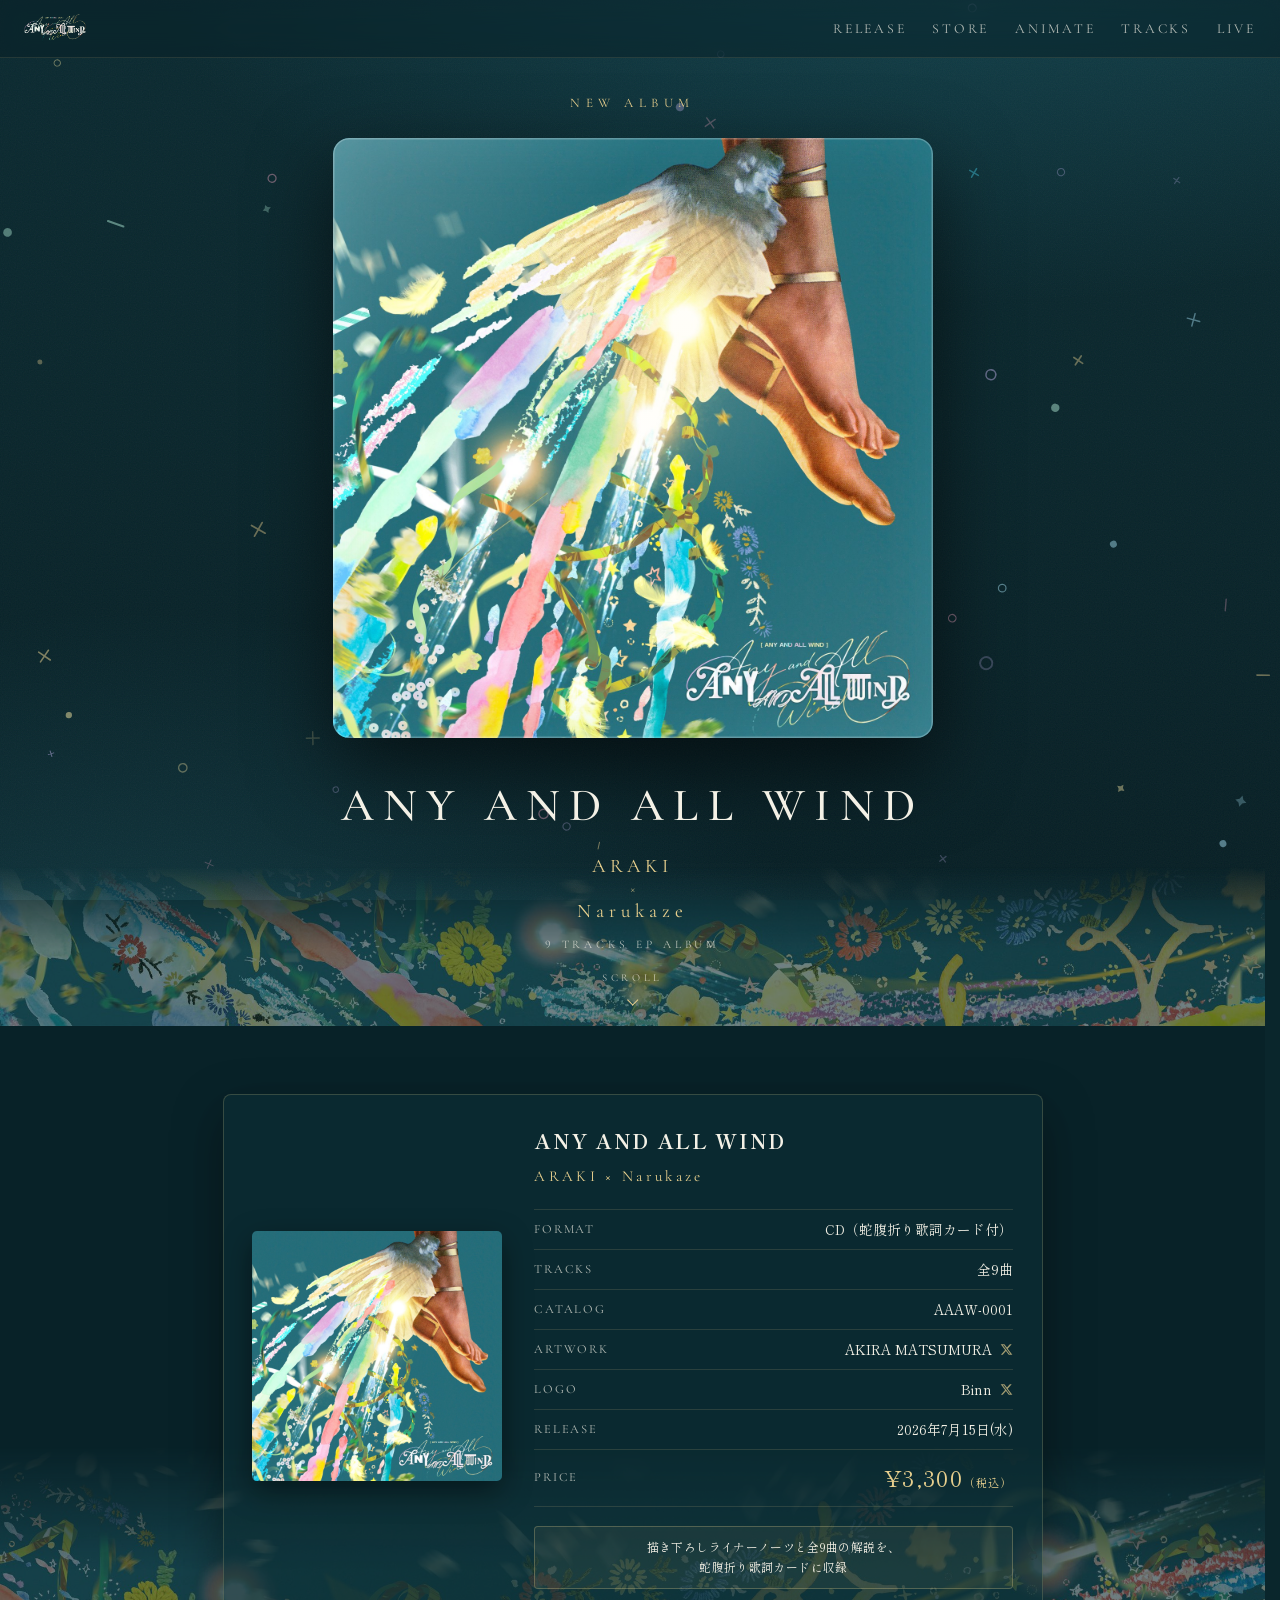
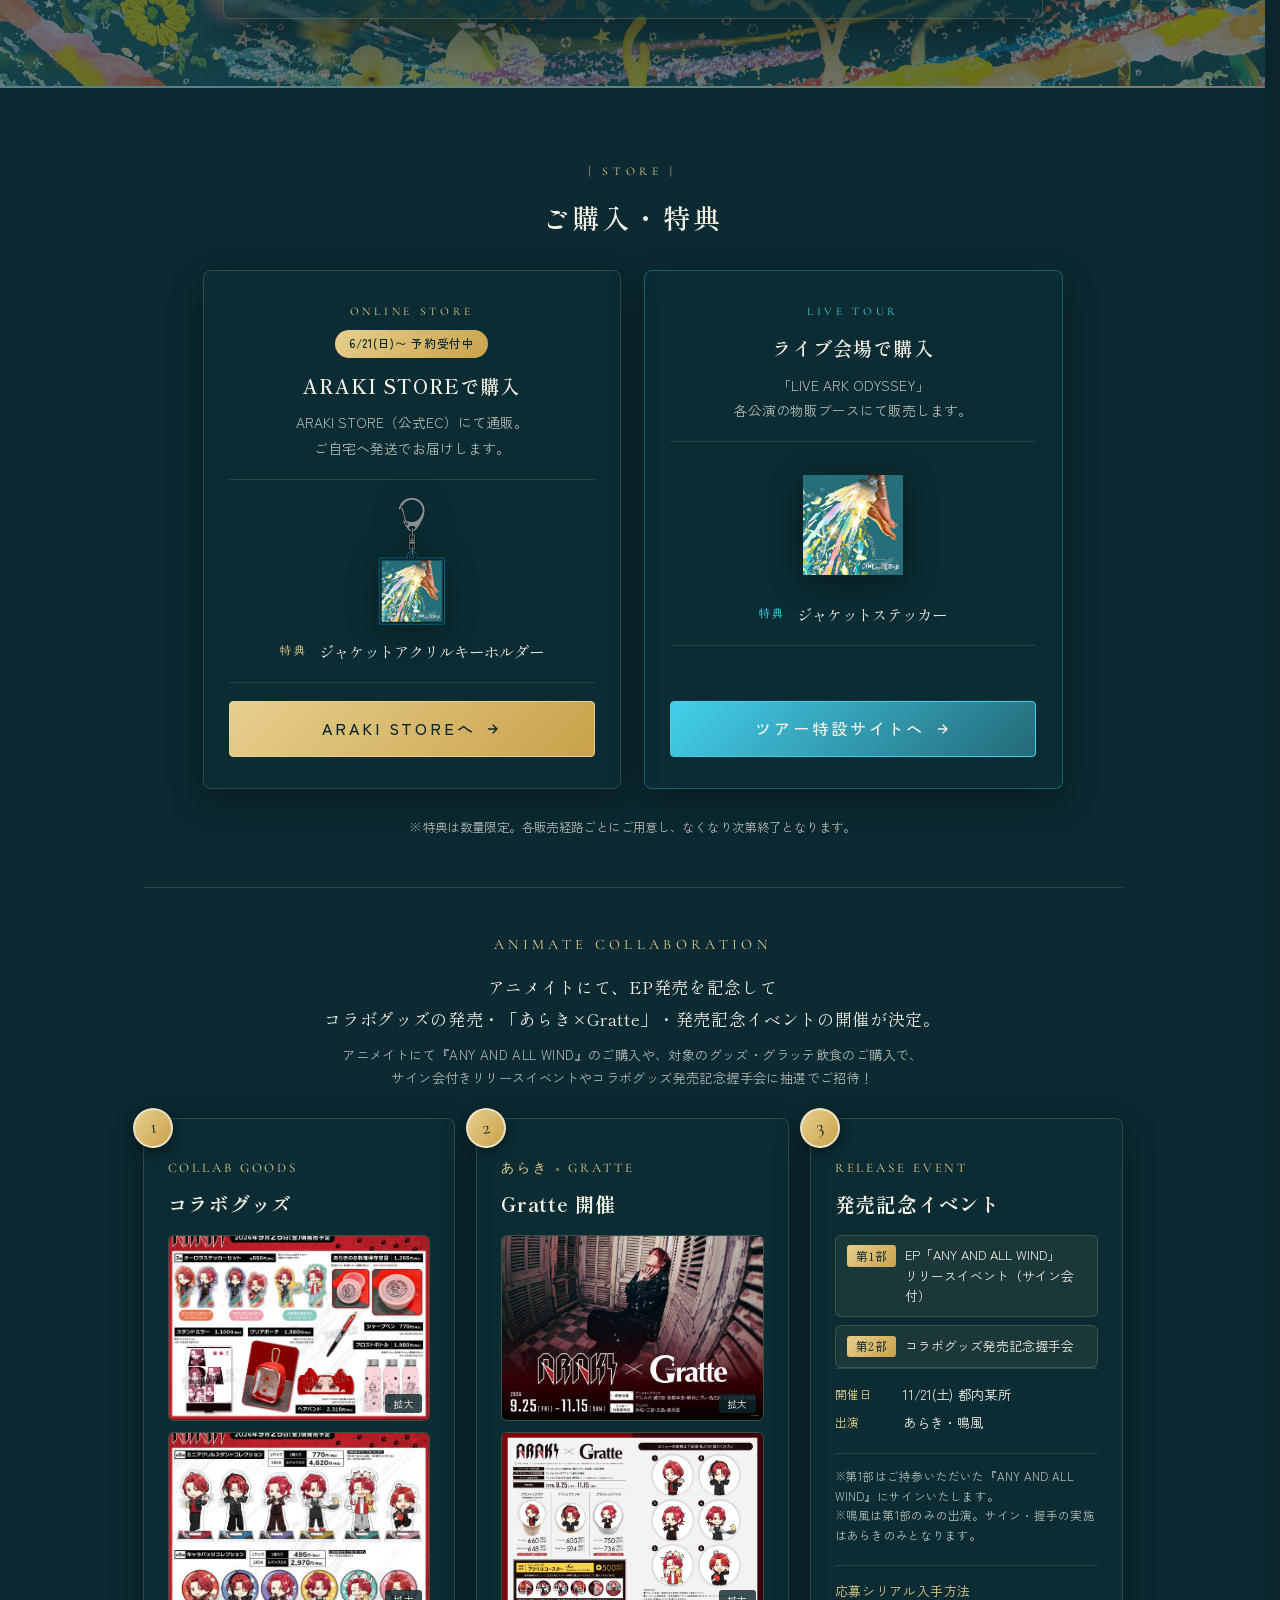
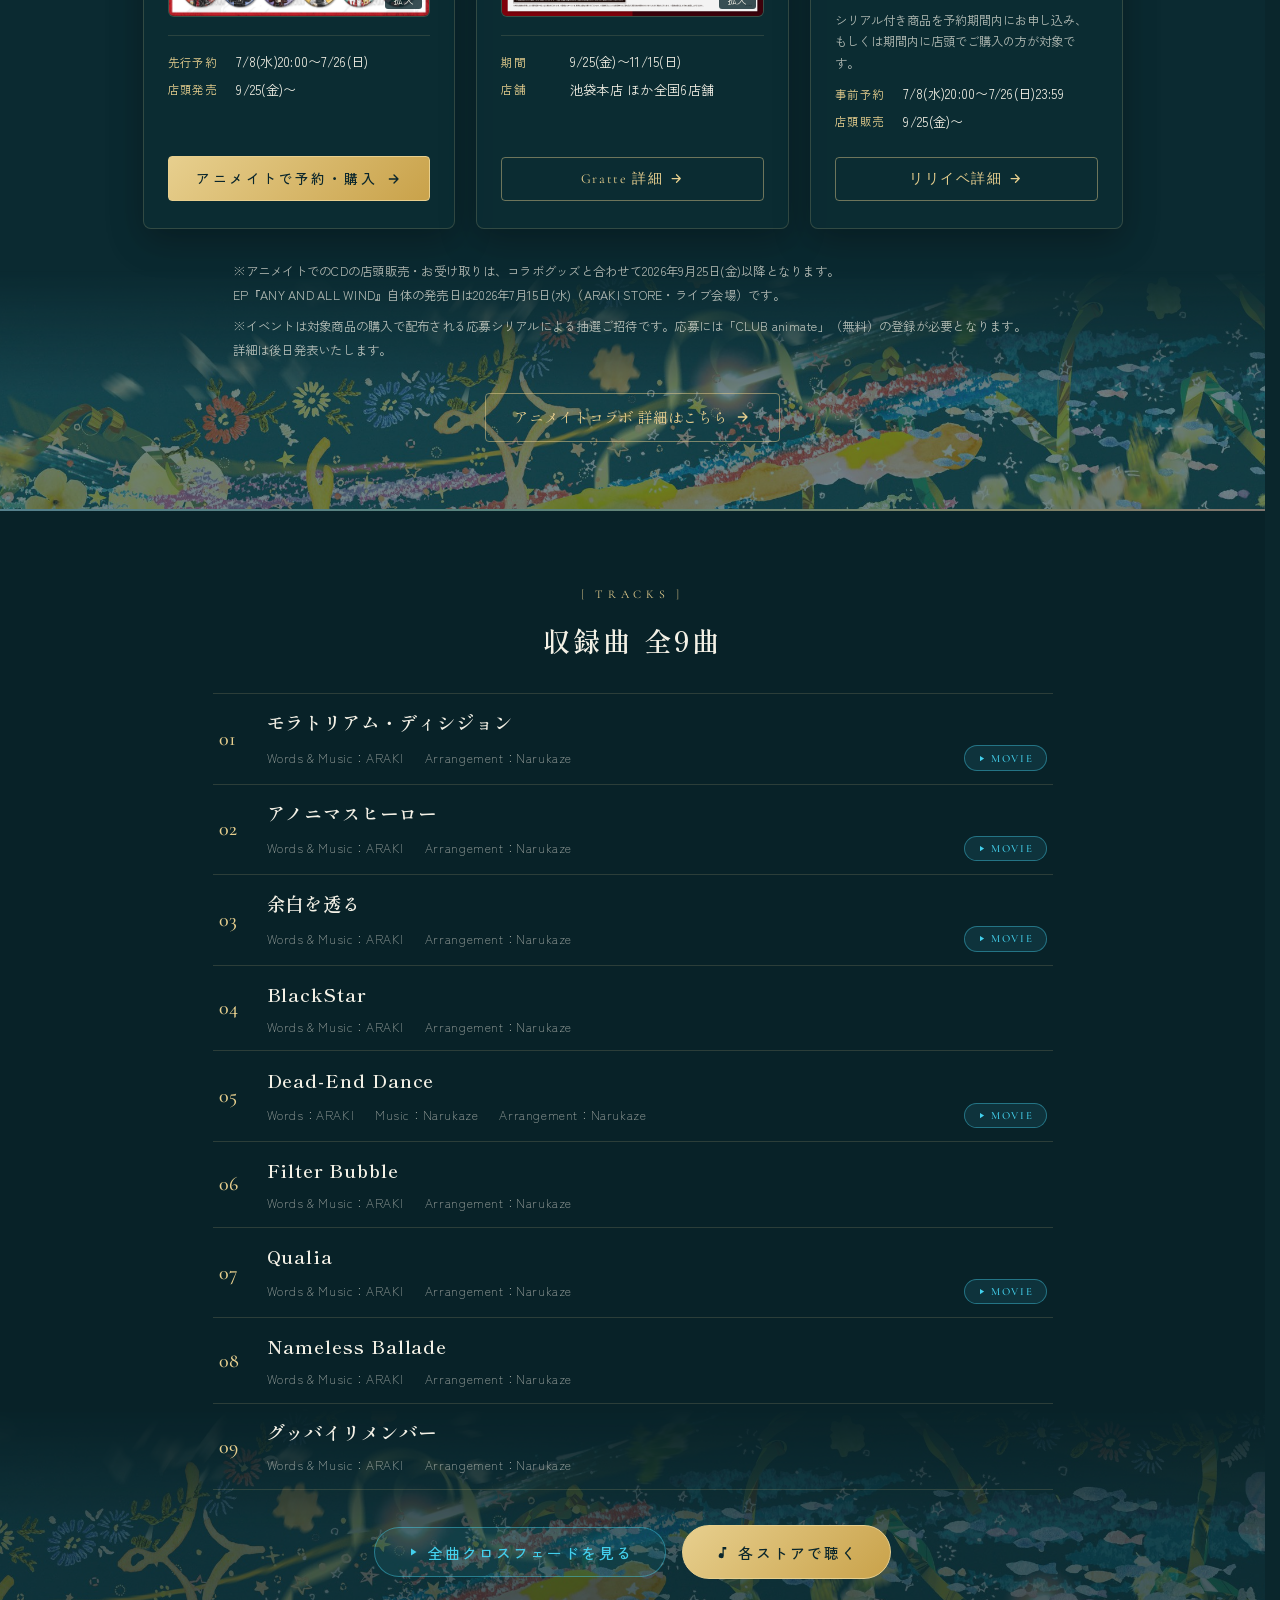
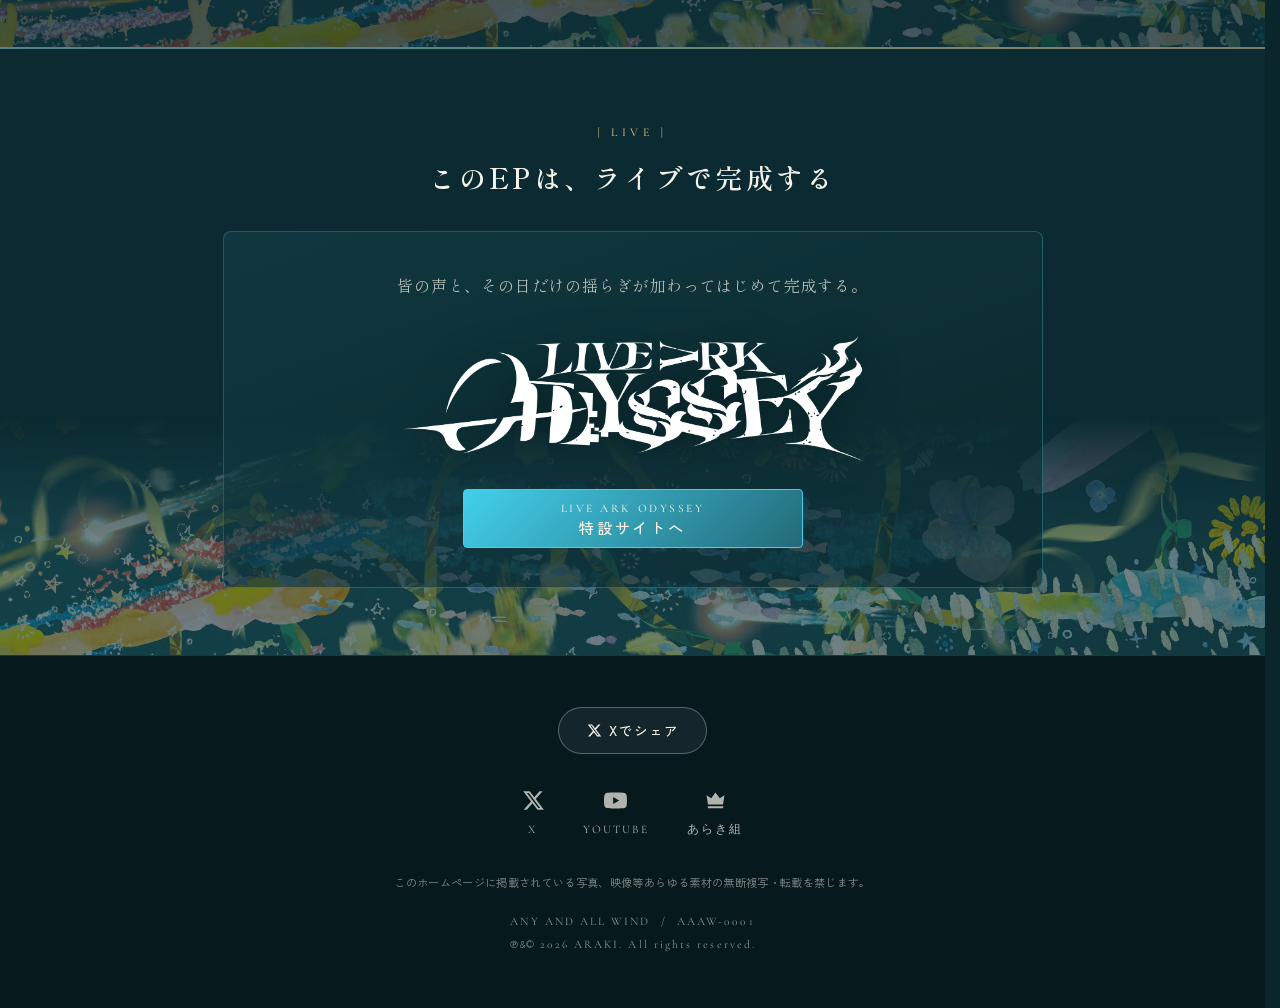
<file: index.html>
<!DOCTYPE html>
<html lang="ja">
<head>
<meta charset="UTF-8">
<meta name="viewport" content="width=device-width, initial-scale=1.0">
<title>ARAKI - ANY AND ALL WIND｜特設サイト</title>
<meta name="description" content="あらき 新作EPアルバム『ANY AND ALL WIND』2026.7.15(水) Release｜ARAKI × Narukaze 全9曲">

<!-- OGP -->
<meta property="og:type" content="music.album">
<meta property="og:title" content="ARAKI × Narukaze『ANY AND ALL WIND』">
<meta property="og:description" content="あらき 新作EPアルバム『ANY AND ALL WIND』2026.7.15(水) Release">
<meta property="og:image" content="https://araki-live.jp/aaaw/img/og-image.jpg">
<meta property="og:site_name" content="ARAKI - ANY AND ALL WIND">
<meta name="twitter:card" content="summary_large_image">
<meta name="twitter:title" content="ARAKI × Narukaze『ANY AND ALL WIND』">
<meta name="twitter:description" content="あらき 新作EPアルバム『ANY AND ALL WIND』2026.7.15(水) Release">
<meta name="twitter:image" content="https://araki-live.jp/aaaw/img/og-image.jpg">

<!-- 構造化データ（MusicAlbum） -->
<script type="application/ld+json">
{
  "@context":"https://schema.org",
  "@type":"MusicAlbum",
  "name":"ANY AND ALL WIND",
  "alternateName":"ありとあらゆる風",
  "byArtist":{"@type":"MusicGroup","name":"ARAKI"},
  "datePublished":"2026-07-15",
  "image":"https://araki-live.jp/aaaw/img/og-image.jpg",
  "url":"https://araki-live.jp/aaaw/",
  "numTracks":9,
  "track":[
    {"@type":"MusicRecording","position":1,"name":"モラトリアム・ディシジョン"},
    {"@type":"MusicRecording","position":2,"name":"アノニマスヒーロー"},
    {"@type":"MusicRecording","position":3,"name":"余白を透る"},
    {"@type":"MusicRecording","position":4,"name":"BlackStar"},
    {"@type":"MusicRecording","position":5,"name":"Dead-End Dance"},
    {"@type":"MusicRecording","position":6,"name":"Filter Bubble"},
    {"@type":"MusicRecording","position":7,"name":"Qualia"},
    {"@type":"MusicRecording","position":8,"name":"Nameless Ballade"},
    {"@type":"MusicRecording","position":9,"name":"グッバイリメンバー"}
  ]
}
</script>

<link rel="icon" href="img/favicon.ico" sizes="any">
<link rel="apple-touch-icon" href="img/favicon.png">

<link rel="preconnect" href="https://fonts.googleapis.com">
<link rel="preconnect" href="https://fonts.gstatic.com" crossorigin>
<link href="https://fonts.googleapis.com/css2?family=Cormorant+Garamond:ital,wght@0,300;0,400;0,500;0,600;1,400;1,500&family=Shippori+Mincho:wght@400;500;600;700;800&family=Zen+Kaku+Gothic+New:wght@300;400;500;700&display=swap" rel="stylesheet">

<link rel="stylesheet" href="css/style.css">
</head>
<body>

<!-- ===== 入場イントロ（粒→ロゴ形成→ホワイトアウト→ヒーロー） ===== -->
<div id="intro"><canvas id="introCv"></canvas><div id="introWhite"></div></div>

<canvas id="wind-canvas"></canvas>

<!-- ===== HEADER ===== -->
<header>
  <a class="brand" href="#hero">
    <img src="img/logo-color.png" alt="ANY AND ALL WIND">
  </a>
  <nav class="pc">
    <a href="#release">Release</a>
    <a href="#buy">Store</a>
    <a href="#animate">Animate</a>
    <a href="#tracks">Tracks</a>
    <a href="#live">Live</a>
  </nav>
  <button class="burger" id="burger" aria-label="menu"><span></span><span></span><span></span></button>
</header>
<div class="mobile-menu" id="mmenu">
  <a href="#release">RELEASE<span>製品情報</span></a>
  <a href="#buy">STORE<span>ご購入・特典</span></a>
  <a href="#animate">ANIMATE<span>コラボ</span></a>
  <a href="#tracks">TRACKS<span>収録曲</span></a>
  <a href="#live">LIVE<span>ライブ</span></a>
</div>

<!-- ===== HERO ===== -->
<section class="hero" id="hero">
  <div class="hero-glow"></div>
  <div class="jabara" style="--jx:0%"></div>
  <span class="hero-label">New Album</span>
  <div class="hero-jacket"><img src="img/jacket.jpg" alt="ANY AND ALL WIND ジャケット"><div class="hero-flare"></div></div>
  <div class="hero-title">ANY AND ALL WIND</div>
  <div class="hero-credit">
    <span class="nm">ARAKI</span>
    <span class="x">&times;</span>
    <span class="nm">Narukaze</span>
    <span class="album">9 TRACKS EP ALBUM</span>
  </div>
  <a class="scroll-hint" href="#release"><span>Scroll</span><span class="arrow"></span></a>
</section>

<!-- ===== RELEASE（製品情報） ===== -->
<section class="release ov" id="release">
  <div class="jabara" style="--jx:25%"></div>
  <div class="wrap">
    <div class="release-card reveal">
      <div class="jk"><img src="img/jacket.jpg" alt="ANY AND ALL WIND"></div>
      <div class="release-info">
        <div class="title">ANY AND ALL WIND</div>
        <div class="sub">ARAKI &times; Narukaze</div>
        <div class="spec">
          <div><span class="k">Format</span><span class="v">CD（蛇腹折り歌詞カード付）</span></div>
          <div><span class="k">Tracks</span><span class="v">全9曲</span></div>
          <div><span class="k">Catalog</span><span class="v">AAAW-0001</span></div>
          <div><span class="k">Artwork</span><span class="v v-link">AKIRA MATSUMURA<a class="x-link" href="https://x.com/Arika_Arumustam" target="_blank" rel="noopener" aria-label="X (AKIRA MATSUMURA)"><svg viewBox="0 0 24 24"><path d="M18.244 2.25h3.308l-7.227 8.26 8.502 11.24h-6.66l-5.214-6.817L4.99 21.75H1.68l7.73-8.835L1.254 2.25H8.08l4.713 6.231zm-1.161 17.52h1.833L7.084 4.126H5.117z"/></svg></a></span></div>
          <div><span class="k">Logo</span><span class="v v-link">Binn<a class="x-link" href="https://x.com/binn_n0" target="_blank" rel="noopener" aria-label="X (Binn)"><svg viewBox="0 0 24 24"><path d="M18.244 2.25h3.308l-7.227 8.26 8.502 11.24h-6.66l-5.214-6.817L4.99 21.75H1.68l7.73-8.835L1.254 2.25H8.08l4.713 6.231zm-1.161 17.52h1.833L7.084 4.126H5.117z"/></svg></a></span></div>
          <div><span class="k">Release</span><span class="v">2026年7月15日(水)</span></div>
          <div><span class="k">Price</span><span class="v price">&yen;3,300<span style="font-size:.7rem">（税込）</span></span></div>
        </div>
        <p class="release-excl">描き下ろしライナーノーツと全9曲の解説を、<br>蛇腹折り歌詞カードに収録</p>
      </div>
    </div>
  </div>
</section>

<hr class="streamer-line">

<!-- ===== STORE（販売経路・特典） ===== -->
<section class="buy ov2" id="buy">
  <div class="jabara" style="--jx:50%"></div>
  <div class="wrap">
    <div class="sec-head reveal">
      <span class="eyebrow">Store</span>
      <div class="ja">ご購入・特典</div>
    </div>
    <div class="buy-grid">
      <div class="buy-card reveal">
        <span class="buy-tag">Online Store</span>
        <span class="buy-status">6/21(日)〜 予約受付中</span>
        <h3 class="buy-ttl">ARAKI STOREで購入</h3>
        <p class="buy-desc">ARAKI STORE（公式EC）にて通販。<br>ご自宅へ発送でお届けします。</p>
        <div class="buy-bonus">
          <div class="bonus-img-box"><img class="bonus-img" src="img/bonus-key.png" alt="ジャケットアクリルキーホルダー"></div>
          <div class="bonus-text"><span class="bl">特典</span><span class="bv">ジャケットアクリルキーホルダー</span></div>
        </div>
        <a class="cta-btn" href="https://araki-axiz.stores.jp/" target="_blank" rel="noopener">ARAKI STOREへ<svg class="btn-arrow" viewBox="0 0 24 24"><path d="M5 12h13M12 6l6 6-6 6"/></svg></a>
      </div>
      <div class="buy-card alt reveal" style="transition-delay:120ms">
        <span class="buy-tag">Live Tour</span>
        <h3 class="buy-ttl">ライブ会場で購入</h3>
        <p class="buy-desc">「LIVE ARK ODYSSEY」<br>各公演の物販ブースにて販売します。</p>
        <div class="buy-bonus">
          <div class="bonus-img-box"><img class="bonus-img bonus-sticker" src="img/jacket-sm.jpg" alt="ジャケットステッカー"></div>
          <div class="bonus-text"><span class="bl">特典</span><span class="bv">ジャケットステッカー</span></div>
        </div>
        <a class="cta-btn live" href="https://araki-live.jp/odyssey/" target="_blank" rel="noopener">ツアー特設サイトへ<svg class="btn-arrow" viewBox="0 0 24 24"><path d="M5 12h13M12 6l6 6-6 6"/></svg></a>
      </div>
    </div>
    <p class="buy-note">※特典は数量限定。各販売経路ごとにご用意し、なくなり次第終了となります。</p>

    <!-- ===== アニメイトコラボ（EP発売記念・購入特典セクション内） ===== -->
    <div class="acol-block reveal" id="animate">
      <div class="acol-head">
        <span class="acol-eyebrow">Animate Collaboration</span>
        <p class="acol-lead">アニメイトにて、EP発売を記念して<br>コラボグッズの発売・「あらき×Gratte」・発売記念イベントの開催が決定。</p>
        <p class="acol-sub">アニメイトにて『ANY AND ALL WIND』のご購入や、対象のグッズ・グラッテ飲食のご購入で、<br>サイン会付きリリースイベントやコラボグッズ発売記念握手会に抽選でご招待！</p>
      </div>
      <div class="acol-grid">
        <div class="acol-card">
          <span class="acol-badge">1</span>
          <span class="acol-tag">Collab Goods</span>
          <h3 class="acol-ttl">コラボグッズ</h3>
          <div class="acol-thumbs">
            <button class="acol-thumb" data-full="img/animate1.jpg"><img src="img/animate1.jpg" alt="あらき アニメイトコラボグッズ ①" loading="lazy"></button>
            <button class="acol-thumb" data-full="img/animate2.jpg"><img src="img/animate2.jpg" alt="あらき アニメイトコラボグッズ ②" loading="lazy"></button>
          </div>
          <ul class="acol-meta">
            <li><span>先行予約</span>7/8(水)20:00〜7/26(日)</li>
            <li><span>店頭発売</span>9/25(金)〜</li>
          </ul>
          <a class="cta-btn acol-card-btn" href="https://www.animate-onlineshop.jp/corner/cc/araki-0708goods/cd/4555/" target="_blank" rel="noopener">アニメイトで予約・購入<svg class="btn-arrow" viewBox="0 0 24 24"><path d="M5 12h13M12 6l6 6-6 6"/></svg></a>
        </div>
        <div class="acol-card">
          <span class="acol-badge">2</span>
          <span class="acol-tag">あらき &times; Gratte</span>
          <h3 class="acol-ttl">Gratte 開催</h3>
          <div class="acol-thumbs">
            <button class="acol-thumb" data-full="img/Gratte1.jpg"><img src="img/Gratte1.jpg" alt="あらき × Gratte キービジュアル" loading="lazy"></button>
            <button class="acol-thumb" data-full="img/Gratte2.jpg"><img src="img/Gratte2.jpg" alt="あらき × Gratte メニュー" loading="lazy"></button>
          </div>
          <ul class="acol-meta">
            <li><span>期間</span>9/25(金)〜11/15(日)</li>
            <li><span>店舗</span>池袋本店 ほか全国6店舗</li>
          </ul>
          <a class="acol-outline-btn" href="https://www.animate.co.jp/gratte/45715/" target="_blank" rel="noopener">Gratte 詳細<svg class="btn-arrow" viewBox="0 0 24 24"><path d="M5 12h13M12 6l6 6-6 6"/></svg></a>
        </div>
        <div class="acol-card">
          <span class="acol-badge">3</span>
          <span class="acol-tag">Release Event</span>
          <h3 class="acol-ttl">発売記念イベント</h3>
          <div class="acol-parts">
            <div class="acol-part">
              <span class="acol-part-no">第1部</span>
              <p>EP「ANY AND ALL WIND」<br>リリースイベント（サイン会付）</p>
            </div>
            <div class="acol-part">
              <span class="acol-part-no">第2部</span>
              <p>コラボグッズ発売記念握手会</p>
            </div>
          </div>
          <ul class="acol-meta">
            <li><span>開催日</span>11/21(土) 都内某所</li>
            <li><span>出演</span>あらき・鳴風</li>
          </ul>
          <p class="acol-card-note">※第1部はご持参いただいた『ANY AND ALL WIND』にサインいたします。<br>※鳴風は第1部のみの出演。サイン・握手の実施はあらきのみとなります。</p>
          <div class="acol-serial">
            <p class="acol-serial-h">応募シリアル入手方法</p>
            <p class="acol-serial-t">シリアル付き商品を予約期間内にお申し込み、もしくは期間内に店頭でご購入の方が対象です。</p>
            <ul class="acol-meta">
              <li><span>事前予約</span>7/8(水)20:00〜7/26(日)23:59</li>
              <li><span>店頭販売</span>9/25(金)〜</li>
            </ul>
          </div>
          <a class="acol-outline-btn" href="https://www.animate-onlineshop.jp/contents/fair_event/detail.php?id=115938" target="_blank" rel="noopener">リリイベ詳細<svg class="btn-arrow" viewBox="0 0 24 24"><path d="M5 12h13M12 6l6 6-6 6"/></svg></a>
        </div>
      </div>
      <div class="acol-note">
        <p>※アニメイトでのCDの店頭販売・お受け取りは、コラボグッズと合わせて2026年9月25日(金)以降となります。<br>EP『ANY AND ALL WIND』自体の発売日は2026年7月15日(水)（ARAKI STORE・ライブ会場）です。</p>
        <p>※イベントは対象商品の購入で配布される応募シリアルによる抽選ご招待です。応募には「CLUB animate」（無料）の登録が必要となります。詳細は後日発表いたします。</p>
      </div>
      <div class="acol-detail">
        <a class="acol-detail-btn" href="https://araki-axiz.com/contents/407476" target="_blank" rel="noopener">アニメイトコラボ 詳細はこちら<svg class="btn-arrow" viewBox="0 0 24 24"><path d="M5 12h13M12 6l6 6-6 6"/></svg></a>
      </div>
    </div>
  </div>
</section>

<hr class="streamer-line">

<!-- ===== TRACKS ===== -->
<section class="tracks ov" id="tracks">
  <div class="jabara" style="--jx:75%"></div>
  <div class="wrap">
    <div class="sec-head reveal">
      <span class="eyebrow">Tracks</span>
      <div class="ja">収録曲 全9曲</div>
    </div>
    <div class="tracks-list" id="trackList"></div>
    <div class="crossfade-wrap" id="crossfadeWrap"></div>
  </div>
</section>

<hr class="streamer-line">

<!-- ===== LIVE ===== -->
<section class="live ov2" id="live">
  <div class="jabara" style="--jx:100%"></div>
  <div class="wrap">
    <div class="sec-head reveal">
      <span class="eyebrow">Live</span>
      <div class="ja">このEPは、ライブで完成する</div>
    </div>
    <div class="live-block reveal">
      <p class="lead">皆の声と、その日だけの揺らぎが加わってはじめて完成する。</p>
      <img class="tour-logo" src="img/logo-odyssey.png" alt="LIVE ARK ODYSSEY 2026">
      <a class="cta-btn live two-line" href="https://araki-live.jp/odyssey/" target="_blank" rel="noopener"><span class="l1">LIVE ARK ODYSSEY</span><span class="l2">特設サイトへ</span></a>
    </div>
  </div>
</section>

<!-- ===== FOOTER ===== -->
<footer>
  <a class="share-btn" id="shareBtn" target="_blank" rel="noopener">
    <svg viewBox="0 0 24 24"><path d="M18.244 2.25h3.308l-7.227 8.26 8.502 11.24h-6.66l-5.214-6.817L4.99 21.75H1.68l7.73-8.835L1.254 2.25H8.08l4.713 6.231zm-1.161 17.52h1.833L7.084 4.126H5.117z"/></svg>
    Xでシェア
  </a>
  <div class="sns">
    <a href="https://x.com/axiz_and_nico" target="_blank" rel="noopener" aria-label="X (ARAKI)">
      <svg viewBox="0 0 24 24"><path d="M18.244 2.25h3.308l-7.227 8.26 8.502 11.24h-6.66l-5.214-6.817L4.99 21.75H1.68l7.73-8.835L1.254 2.25H8.08l4.713 6.231zm-1.161 17.52h1.833L7.084 4.126H5.117z"/></svg>
      <span>X</span>
    </a>
    <a href="https://www.youtube.com/@ARAKIch" target="_blank" rel="noopener" aria-label="YouTube">
      <svg viewBox="0 0 24 24"><path d="M23.498 6.186a3.016 3.016 0 0 0-2.122-2.136C19.505 3.545 12 3.545 12 3.545s-7.505 0-9.377.505A3.017 3.017 0 0 0 .502 6.186C0 8.07 0 12 0 12s0 3.93.502 5.814a3.016 3.016 0 0 0 2.122 2.136c1.871.505 9.376.505 9.376.505s7.505 0 9.377-.505a3.015 3.015 0 0 0 2.122-2.136C24 15.93 24 12 24 12s0-3.93-.502-5.814zM9.545 15.568V8.432L15.818 12z"/></svg>
      <span>YouTube</span>
    </a>
    <a href="https://araki-axiz.com" target="_blank" rel="noopener" aria-label="あらき組">
      <svg viewBox="0 0 24 24"><path d="M4 18h16v2.2H4zM2.6 6.4l4.9 3.3L12 3.6l4.5 6.1 4.9-3.3-1.6 9.9H4.2z"/></svg>
      <span>あらき組</span>
    </a>
  </div>
  <p class="footer-notice">このホームページに掲載されている写真、映像等あらゆる素材の無断複写・転載を禁じます。</p>
  <p class="copyright">ANY AND ALL WIND &nbsp;/&nbsp; AAAW-0001<br><span class="cmark">&#8471;&amp;&copy;</span> 2026 ARAKI. All rights reserved.</p>
</footer>

<!-- ===== VIDEO MODAL ===== -->
<div class="modal" id="videoModal" aria-hidden="true">
  <div class="modal-backdrop"></div>
  <div class="modal-box">
    <button class="modal-close" aria-label="閉じる">&times;</button>
    <div class="modal-video"><iframe id="modalIframe" title="Music Video" allow="accelerometer; autoplay; clipboard-write; encrypted-media; gyroscope; picture-in-picture; web-share" allowfullscreen></iframe></div>
  </div>
</div>

<!-- ===== IMAGE MODAL（アニメイトPOP拡大） ===== -->
<div class="modal" id="imgModal" aria-hidden="true">
  <div class="modal-backdrop"></div>
  <div class="modal-box modal-box-img">
    <button class="modal-close" aria-label="閉じる">&times;</button>
    <div class="modal-imgwrap"><img id="modalImg" alt=""></div>
  </div>
</div>

<script src="js/script.js"></script>
</body>
</html>
</file>
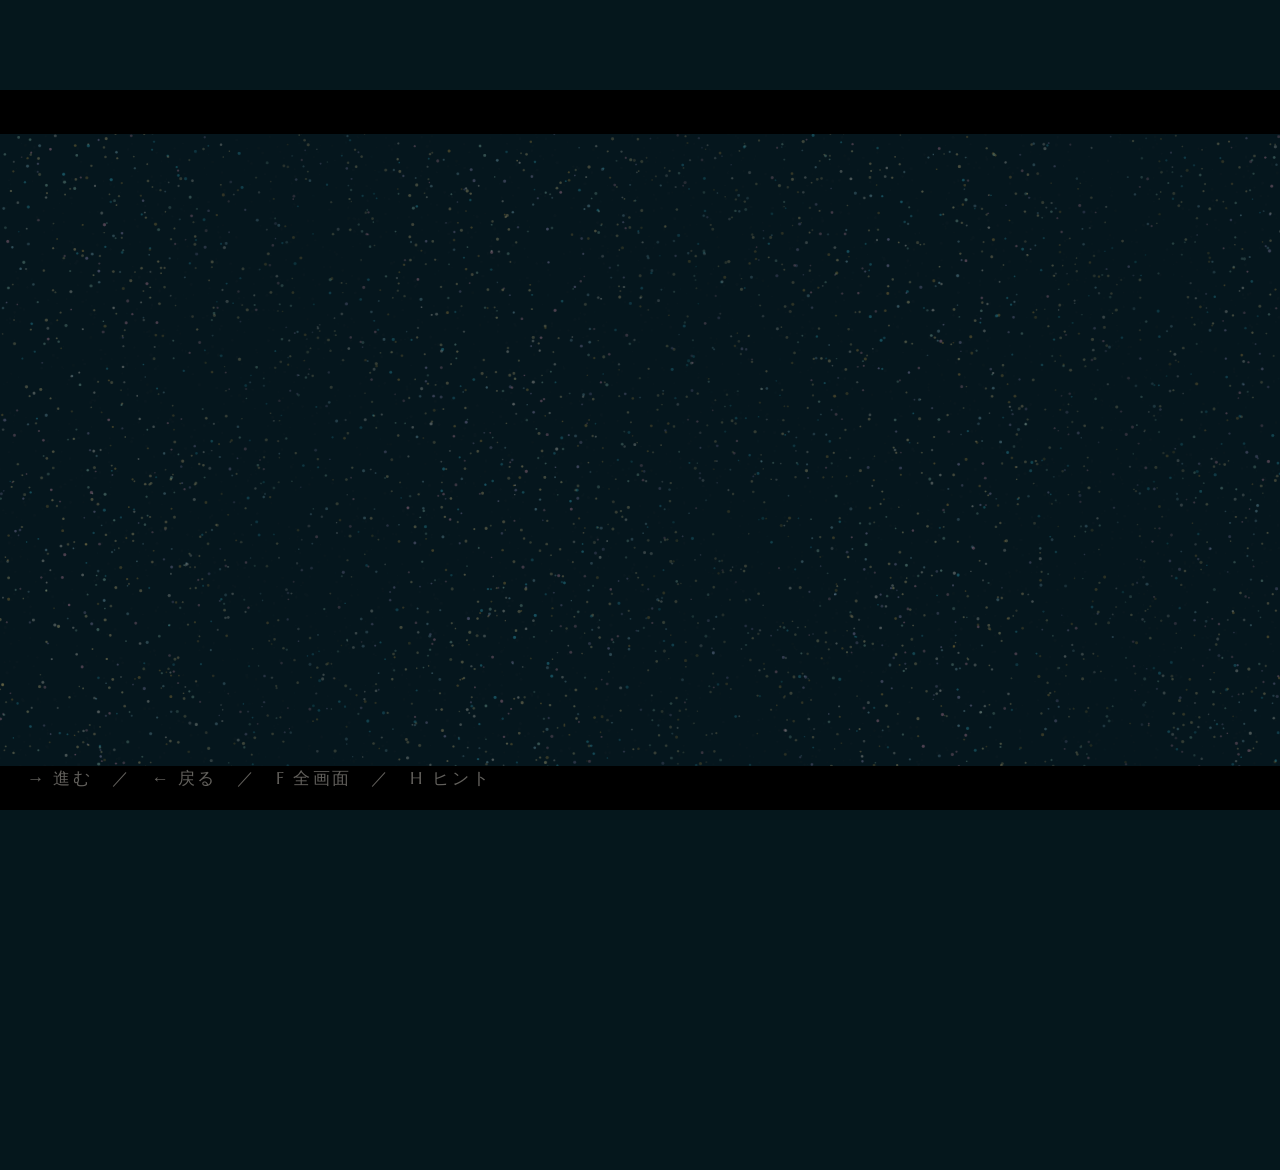
<file: announce-slides.html>
<!DOCTYPE html>
<html lang="ja">
<head>
<meta charset="UTF-8">
<title>ANY AND ALL WIND — 配信告知スライド</title>
<link rel="preconnect" href="https://fonts.googleapis.com">
<link rel="preconnect" href="https://fonts.gstatic.com" crossorigin>
<link href="https://fonts.googleapis.com/css2?family=Marcellus&family=Shippori+Mincho:wght@600;700;800&display=swap" rel="stylesheet">
<style>
*{margin:0;padding:0;box-sizing:border-box}
html,body{background:#05171c;overflow:hidden}
#stage{
  position:relative;width:1920px;height:1080px;transform-origin:0 0;overflow:hidden;
  background:
    radial-gradient(60% 50% at 50% 46%, rgba(231,207,142,.10), transparent 60%),
    radial-gradient(120% 90% at 70% -10%, rgba(67,208,236,.10), transparent 55%),
    linear-gradient(180deg,#0c2f37 0%,#082026 55%,#05151a 100%);
}
#stage::before{content:'';position:absolute;inset:0;pointer-events:none;box-shadow:inset 0 0 360px 60px rgba(0,0,0,.55)}
.bar{position:absolute;left:0;right:0;height:66px;background:#000;z-index:30}
.bar.top{top:0}.bar.bot{bottom:0}
#cv{position:absolute;inset:0;z-index:10}
#glow{position:absolute;left:50%;top:46%;width:900px;height:900px;transform:translate(-50%,-50%);
  background:radial-gradient(circle,rgba(231,207,142,.35),transparent 62%);opacity:0;z-index:9;pointer-events:none;filter:blur(8px)}
#crisp{position:absolute;inset:0;z-index:14;pointer-events:none;opacity:0;filter:blur(18px);transition:opacity 3s ease,filter 3s ease}
#crisp.show{opacity:1;filter:blur(0)}
#logo{position:absolute;left:50%;top:42%;width:1080px;transform:translate(-50%,-50%) scale(.8);
  opacity:0;z-index:15;pointer-events:none;
  filter:blur(34px) drop-shadow(0 0 40px rgba(231,207,142,.55));will-change:transform,opacity,filter}
#logo.show{animation:logoIn 1.6s cubic-bezier(.16,.7,.2,1) forwards}
@keyframes logoIn{
  0%{opacity:0;transform:translate(-50%,-50%) scale(.82);filter:blur(34px) drop-shadow(0 0 40px rgba(231,207,142,.55))}
  55%{opacity:1}
  100%{opacity:1;transform:translate(-50%,-50%) scale(1);filter:blur(0) drop-shadow(0 0 58px rgba(231,207,142,.5))}
}
#tagline{position:absolute;left:50%;top:74%;transform:translate(-50%,-50%);z-index:15;text-align:center;
  font-family:'Marcellus',serif;font-size:42px;letter-spacing:.2em;line-height:1.7;
  font-variant-numeric:lining-nums;font-feature-settings:"lnum" 1;
  color:rgba(244,241,230,.9);opacity:0;transition:opacity 1.2s ease;white-space:nowrap;
  text-shadow:0 0 18px rgba(5,21,26,.8)}
#tagline.show{opacity:1}
/* ====== 続きの情報スライド ====== */
.islide{position:absolute;inset:0;z-index:16;opacity:0;pointer-events:none;transition:opacity 1s ease;
  display:flex;flex-direction:column;align-items:center;justify-content:center;text-align:center;padding:120px 90px}
.islide.show{opacity:1}
.islide>*{transform:translateY(24px);opacity:0;transition:transform 1s cubic-bezier(.16,.7,.2,1),opacity 1s ease}
.islide.show>*{transform:none;opacity:1}
.islide.show>*:nth-child(2){transition-delay:.12s}
.islide.show>*:nth-child(3){transition-delay:.24s}
.islide.show>*:nth-child(4){transition-delay:.36s}
.is-eyebrow{font-family:'Marcellus',serif;font-size:27px;letter-spacing:.5em;text-transform:uppercase;color:#e7cf8e;margin-bottom:26px}
.is-title{font-family:'Shippori Mincho',serif;font-weight:600;font-size:66px;letter-spacing:.08em;color:#f4f1e6;margin-bottom:50px}
.is-note{font-family:'Shippori Mincho',serif;font-size:30px;letter-spacing:.1em;color:rgba(244,241,230,.72);margin-top:46px}
.jk-big{width:800px;height:800px;object-fit:cover;border-radius:12px;box-shadow:0 30px 90px rgba(0,0,0,.6),0 0 0 1px rgba(231,207,142,.3)}
.rel-spec{display:flex;flex-direction:column;min-width:1140px;font-size:33px}
.rel-spec>div{display:flex;justify-content:space-between;gap:50px;padding:15px 8px;border-bottom:1px solid rgba(231,207,142,.2)}
.rel-spec span{font-family:'Marcellus',serif;letter-spacing:.14em;color:#e7cf8e;white-space:nowrap}
.rel-spec b{font-family:'Shippori Mincho',serif;font-weight:500;color:#f4f1e6;white-space:nowrap}
.bonus-row{display:flex;gap:140px;align-items:flex-start;justify-content:center}
.bonus-row figure{display:flex;flex-direction:column;align-items:center;gap:20px}
.bonus-row .route{font-family:'Marcellus',serif;font-size:26px;letter-spacing:.28em;text-transform:uppercase;color:#e7cf8e}
.bonus-imgbox{height:300px;display:flex;align-items:center;justify-content:center}
.bonus-row img{height:280px;width:auto;object-fit:contain;filter:drop-shadow(0 12px 28px rgba(0,0,0,.5))}
.bonus-row img.sticker{height:215px;border-radius:8px}
.bonus-row figcaption{font-family:'Shippori Mincho',serif;font-size:31px;color:#f4f1e6}
.tracks-2col{display:flex;gap:96px;align-items:center;justify-content:center}
.tracklist{list-style:none;display:flex;flex-direction:column;gap:14px;font-family:'Shippori Mincho',serif}
.tracklist li{font-size:38px;letter-spacing:.05em;color:#f4f1e6;display:flex;align-items:baseline;gap:26px}
.tracklist li i{font-family:'Marcellus',serif;font-style:normal;font-size:29px;color:#e7cf8e;min-width:52px;text-align:right}
.credits{font-family:'Shippori Mincho',serif;font-size:33px;line-height:2;color:#f4f1e6;text-align:left}
.credits p{margin:0}
.credits .sub{font-size:25px;color:rgba(244,241,230,.68)}
#whiteout{position:absolute;inset:0;z-index:25;pointer-events:none;opacity:0;transition:opacity .5s ease;
  background:radial-gradient(circle at 50% 46%,#fffaf0,#f6ecd4 55%,#ecd9a8)}
#whiteout.on{opacity:.96}
.site-logo{width:560px;margin-bottom:44px;filter:drop-shadow(0 0 30px rgba(231,207,142,.4))}
.site-url{font-family:'Marcellus',serif;font-size:66px;letter-spacing:.08em;color:#e7cf8e}
#hint{position:absolute;left:40px;bottom:30px;z-index:40;font-family:'Marcellus',serif;
  font-size:26px;letter-spacing:.12em;color:rgba(244,241,230,.4);transition:opacity .4s}
#hint.hide{opacity:0}
</style>
</head>
<body>
<div id="stage">
  <canvas id="cv" width="1920" height="1080"></canvas>
  <div id="glow"></div>
  <canvas id="crisp" width="1920" height="1080"></canvas>
  <img id="logo" src="img/logo-color.png" alt="ANY AND ALL WIND">
  <div id="tagline">2026.07.15（wed）Release<br>ARAKI × Narukaze<br>9 TRACKS EP ALBUM</div>

  <div class="islide" id="s-jacket">
    <img class="jk-big" src="img/jacket.jpg" alt="ANY AND ALL WIND">
  </div>

  <div class="islide" id="s-release">
    <div class="is-eyebrow">Release</div>
    <div class="is-title">『ANY AND ALL WIND』</div>
    <div class="rel-spec">
      <div><span>発売日</span><b>2026.07.15 (水)</b></div>
      <div><span>価格</span><b>￥3,300（税込）</b></div>
      <div><span>形態</span><b>CD（蛇腹折り歌詞カード付）</b></div>
      <div><span>収録</span><b>全9曲</b></div>
      <div><span>予約</span><b>6/21(日)〜 ARAKI STORE にて予約開始</b></div>
      <div><span>会場</span><b>2026.8.10(月)〜 LIVE ARK ODYSSEY 物販にて</b></div>
    </div>
  </div>

  <div class="islide" id="s-bonus">
    <div class="is-eyebrow">Bonus</div>
    <div class="is-title">予約・購入特典</div>
    <div class="bonus-row">
      <figure><span class="route">ARAKI STORE</span><div class="bonus-imgbox"><img src="img/bonus-key.png" alt="ジャケットアクリルキーホルダー"></div><figcaption>ジャケットアクリルキーホルダー</figcaption></figure>
      <figure><span class="route">ライブ会場</span><div class="bonus-imgbox"><img class="sticker" src="img/jacket-sm.jpg" alt="ジャケットステッカー"></div><figcaption>ジャケットステッカー</figcaption></figure>
    </div>
    <div class="is-note">※ 各販売経路の予約・購入分に付属。数量限定、なくなり次第終了。</div>
  </div>

  <div class="islide" id="s-tracks">
    <div class="is-eyebrow">Tracks</div>
    <div class="is-title">収録曲 全9曲</div>
    <div class="tracks-2col">
      <ol class="tracklist">
        <li><i>01</i> モラトリアム・ディシジョン</li>
        <li><i>02</i> アノニマスヒーロー</li>
        <li><i>03</i> 余白を透る</li>
        <li><i>04</i> BlackStar</li>
        <li><i>05</i> Dead-End Dance</li>
        <li><i>06</i> Filter Bubble</li>
        <li><i>07</i> Qualia</li>
        <li><i>08</i> Nameless Ballade</li>
        <li><i>09</i> グッバイリメンバー</li>
      </ol>
      <div class="credits">
        <p>Music &amp; Words：ARAKI</p>
        <p class="sub">(M-5 Music：Narukaze)</p>
        <p>Arrangement：Narukaze</p>
        <p>Vocal：ARAKI</p>
      </div>
    </div>
  </div>

  <div class="islide" id="s-site">
    <div class="is-eyebrow">Special Site</div>
    <img class="site-logo" src="img/logo-white.png" alt="ANY AND ALL WIND">
    <div class="site-url">araki-live.jp/aaaw</div>
    <div class="is-note">詳しくは特設サイトで</div>
  </div>

  <div class="bar top"></div>
  <div class="bar bot"></div>
  <div id="whiteout"></div>
  <div id="hint">→ 進む　／　← 戻る　／　F 全画面　／　H ヒント</div>
</div>

<script>
/* ====== 固定キャンバス自動フィット ====== */
const stage = document.getElementById('stage');
function fit() {
  const sc = Math.min(innerWidth / 1920, innerHeight / 1080);
  stage.style.transform = 'scale(' + sc + ')';
  stage.style.marginLeft = ((innerWidth - 1920 * sc) / 2) + 'px';
  stage.style.marginTop = ((innerHeight - 1080 * sc) / 2) + 'px';
}
addEventListener('resize', fit); fit();

/* ====== ステップ定義（latinはMarcellus＝ライニング数字） ====== */
const CX = 960, CY = 1080 * 0.46;
const STEPS = [
  { type: 'idle' },
  { type: 'text', text: '重大告知', font: "700 230px 'Shippori Mincho'" },
  { type: 'text', text: '2026.07.15 (wed)', font: "400 188px 'Marcellus'" },
  { type: 'text', text: 'ARAKI × Narukaze', font: "400 168px 'Marcellus'" },
  { type: 'text', text: '新作EPアルバム', font: "700 205px 'Shippori Mincho'" },
  { type: 'logo' },
  { type: 'slide', id: 's-jacket' },
  { type: 'slide', id: 's-release' },
  { type: 'slide', id: 's-bonus' },
  { type: 'slide', id: 's-tracks' },
  { type: 'slide', id: 's-site' }
];

/* ====== パーティクル ====== */
const cv = document.getElementById('cv'), ctx = cv.getContext('2d');
const oc = document.createElement('canvas'); oc.width = 1920; oc.height = 1080;
const octx = oc.getContext('2d', { willReadFrequently: true });
const N = 4500;
const HEX = ['#f4f1e6', '#e7cf8e', '#e7cf8e', '#c9a24a', '#f0e1a0', '#f3a8c4', '#a9e3cf', '#bcb0e6', '#9fd9ec', '#43d0ec'];
const rgb = (h) => { h = h.replace('#', ''); return parseInt(h.slice(0, 2), 16) + ',' + parseInt(h.slice(2, 4), 16) + ',' + parseInt(h.slice(4, 6), 16); };
const COLS = HEX.map(rgb);
let particles = [], ambient = true, t = 0, flashes = [], token = 0, cur = 0;

function initParticles() {
  particles = [];
  for (let i = 0; i < N; i++) {
    particles.push({
      x: Math.random() * 1920, y: Math.random() * 1080,
      vx: (Math.random() - .5) * .3, vy: (Math.random() - .5) * .3,
      tx: 0, ty: 0, st: 'ambient', timer: 0,
      a: 0, baseA: Math.random() * .45 + .5,
      sz: Math.random() * 1.3 + 1.1,
      col: COLS[(Math.random() * COLS.length) | 0],
      tw: Math.random() * .018 + .006
    });
  }
}

function fitFont(text, font) {
  octx.font = font; const m = octx.measureText(text).width;
  if (m > 1560) { const px = parseInt(font.match(/(\d+)px/)[1]); return font.replace(/\d+px/, Math.floor(px * 1560 / m) + 'px'); }
  return font;
}
function sampleText(text, font) {
  octx.clearRect(0, 0, 1920, 1080);
  octx.fillStyle = '#fff'; octx.textAlign = 'center'; octx.textBaseline = 'middle'; octx.font = font;
  octx.fillText(text, CX, CY);
  const d = octx.getImageData(0, 0, 1920, 1080).data;
  let pts = [], step = 4;
  for (let y = 0; y < 1080; y += step) for (let x = 0; x < 1920; x += step) if (d[(y * 1920 + x) * 4 + 3] > 120) pts.push({ x, y });
  while (pts.length > N * 0.95) { const f = []; for (let i = 0; i < pts.length; i += 2) f.push(pts[i]); pts = f; }
  return pts;
}
function shuffle(arr) { for (let i = arr.length - 1; i > 0; i--) { const j = (Math.random() * (i + 1)) | 0;[arr[i], arr[j]] = [arr[j], arr[i]]; } }
function burst(p, amt) { p.vx += (Math.random() - .5) * amt; p.vy += (Math.random() - .5) * amt; }
function flash(x, y, r, life) { flashes.push({ x, y, r, age: 0, life }); }

const crisp = document.getElementById('crisp'), cctx = crisp.getContext('2d');
function drawCrisp(text, font) {
  cctx.clearRect(0, 0, 1920, 1080);
  cctx.textAlign = 'center'; cctx.textBaseline = 'middle'; cctx.font = font; cctx.lineJoin = 'round';
  cctx.lineWidth = 9; cctx.strokeStyle = 'rgba(5,21,26,.5)'; cctx.strokeText(text, CX, CY);
  cctx.fillStyle = '#f6f2e6'; cctx.fillText(text, CX, CY);
}

/* ====== テキスト形成（左→右に1文字ずつ書くタイプライター） ====== */
function setText(s, my) {
  ambient = false;
  const font = fitFont(s.text, s.font);
  let pts = sampleText(s.text, font);
  pts.sort((a, b) => a.x - b.x);                          // X順＝左から
  const minX = pts.length ? pts[0].x : 0, maxX = pts.length ? pts[pts.length - 1].x : 1, span = Math.max(1, maxX - minX);
  const SPREAD = 100;                                      // 左端→右端の起動差（フレーム）
  const idx = particles.map((_, i) => i); shuffle(idx);
  for (let k = 0; k < particles.length; k++) {
    const p = particles[idx[k]];
    if (k < pts.length) { p.tx = pts[k].x; p.ty = pts[k].y; p.st = 'wait'; p.timer = Math.round((pts[k].x - minX) / span * SPREAD); }
    else p.st = 'fade';
  }
  flash(CX, CY, 340, 24);
  setTimeout(() => {                                       // 形成＋粒テキストで余韻（約2.5秒形成＋2秒ホールド）
    if (my !== token) return;
    drawCrisp(s.text, font);
    crisp.style.transition = 'opacity 3s ease, filter 3s ease';
    crisp.classList.add('show');                          // 白文字を3秒かけてゆっくり結晶化
    ambient = true;
    for (const p of particles) { p.st = 'ambient'; p.vx = (Math.random() - .5) * 12; p.vy = -(Math.random() * 6 + 1); }  // 粒はバラけて飛び去る
  }, 4500);
}
function setLogo(my) {
  ambient = false;
  for (const p of particles) { p.tx = CX + (Math.random() - .5) * 230; p.ty = CY + (Math.random() - .5) * 110; p.st = 'active'; burst(p, 26); }
  flash(CX, CY, 360, 26);
  setTimeout(() => {
    if (my !== token) return;
    flash(CX, CY, 780, 44);
    const lg = document.getElementById('logo'); lg.classList.remove('show'); void lg.offsetWidth; lg.classList.add('show');
    setTimeout(() => { if (my === token) document.getElementById('tagline').classList.add('show'); }, 1100);
    for (const p of particles) { p.st = 'ambient'; p.vx = (Math.random() - .5) * 30; p.vy = (Math.random() - .5) * 30 - 7; }
  }, 1500);
}

/* ====== 情報スライド遷移（粒が集まってホワイトアウト→差し替え） ====== */
const whiteout = document.getElementById('whiteout');
function toSlide(id, my) {
  ambient = false;
  document.querySelectorAll('.islide').forEach(e => { e.style.transition = 'opacity .35s ease'; e.classList.remove('show'); });  // 現スライドを速くフェード
  for (const p of particles) { p.tx = CX + (Math.random() - .5) * 220; p.ty = CY + (Math.random() - .5) * 200; p.st = 'active'; burst(p, 18); }  // 粒が中央へ集まる
  flash(CX, CY, 480, 28);
  whiteout.classList.add('on');                       // ホワイトアウト
  setTimeout(() => {
    if (my !== token) return;
    const el = document.getElementById(id);
    el.style.transition = 'opacity 1s ease'; el.classList.add('show');   // 白の下で次スライドへ
    flash(CX, CY, 800, 42);
    ambient = true;
    for (const p of particles) { p.st = 'ambient'; p.vx = (Math.random() - .5) * 16; p.vy = -(Math.random() * 7 + 1); }  // 粒は飛散
    whiteout.classList.remove('on');                  // 白が引いて新スライドが現れる
  }, 560);
}

/* ====== ステップ適用 ====== */
function apply(i) {
  cur = i; const my = ++token;
  document.getElementById('logo').classList.remove('show'); document.getElementById('logo').style.opacity = 0;
  document.getElementById('tagline').classList.remove('show');
  crisp.style.transition = 'opacity .5s ease, filter .5s ease'; crisp.classList.remove('show');   // 旧白文字は速く退場
  const s = STEPS[i];
  if (s.type === 'slide') { toSlide(s.id, my); return; }
  whiteout.classList.remove('on');
  document.querySelectorAll('.islide').forEach(el => el.classList.remove('show'));
  if (s.type === 'idle') { ambient = true; for (const p of particles) { p.st = 'ambient'; p.vx = (Math.random() - .5) * 4; p.vy = -Math.random() * 2; } }
  else if (s.type === 'text') setText(s, my);
  else setLogo(my);
}

/* ====== ループ（状態機械） ====== */
function loop() {
  t++;
  ctx.fillStyle = 'rgba(7,26,31,0.30)'; ctx.fillRect(0, 0, 1920, 1080);
  for (const p of particles) {
    if (p.st === 'active') {
      p.vx += (p.tx - p.x) * 0.006; p.vy += (p.ty - p.y) * 0.006;
      p.vx *= 0.9; p.vy *= 0.9; p.x += p.vx; p.y += p.vy;
      p.a += (p.baseA - p.a) * 0.07;
    } else if (p.st === 'wait') {
      if (p.timer > 0) { p.timer--; p.vy -= 0.0025; p.vx *= 0.99; p.x += p.vx * 0.4; p.y += p.vy * 0.4; p.a += (p.baseA * 0.34 - p.a) * 0.05; }
      else { p.st = 'active'; burst(p, 8); }
    } else if (p.st === 'ambient') {
      p.vy -= 0.0025; p.vx *= 0.99; p.x += p.vx * 0.4 + Math.sin((p.y + t) * 0.004) * 0.12; p.y += p.vy * 0.4;
      p.a += (p.baseA * 0.32 - p.a) * 0.03;
      if (p.y < -30) { p.x = Math.random() * 1920; p.y = 1110 + Math.random() * 40; p.vx = (Math.random() - .5) * .3; p.vy = -Math.random() * .35 - .1; }
    } else {
      p.vy += 0.02; p.vx *= 0.97; p.x += p.vx; p.y += p.vy; p.a += (0 - p.a) * 0.05;
    }
    if (p.a < 0.012) continue;
    const tw = p.a * (0.8 + 0.2 * Math.sin(t * p.tw + p.x * 0.01));
    ctx.fillStyle = 'rgba(' + p.col + ',' + tw + ')';
    ctx.beginPath(); ctx.arc(p.x, p.y, p.sz, 0, 7); ctx.fill();
  }
  ctx.globalCompositeOperation = 'lighter';
  for (let i = flashes.length - 1; i >= 0; i--) {
    const f = flashes[i]; f.age++;
    const pr = f.age / f.life; if (pr >= 1) { flashes.splice(i, 1); continue; }
    const r = (1 - Math.pow(1 - pr, 2)) * f.r, al = (1 - pr) * 0.8;
    const g = ctx.createRadialGradient(f.x, f.y, 0, f.x, f.y, r);
    g.addColorStop(0, 'rgba(255,250,228,' + al + ')'); g.addColorStop(0.4, 'rgba(231,207,142,' + (al * 0.5) + ')'); g.addColorStop(1, 'rgba(231,207,142,0)');
    ctx.fillStyle = g; ctx.fillRect(f.x - r, f.y - r, r * 2, r * 2);
  }
  ctx.globalCompositeOperation = 'source-over';
  document.getElementById('glow').style.opacity = Math.min(0.9, flashes.reduce((s, f) => s + (1 - f.age / f.life), 0) * 0.5);
  requestAnimationFrame(loop);
}

/* ====== キーボード（数字キーで無音ジャンプ可） ====== */
const hint = document.getElementById('hint');
addEventListener('keydown', (e) => {
  if (e.key === 'ArrowRight' || e.key === ' ') { e.preventDefault(); if (cur < STEPS.length - 1) apply(cur + 1); hint.classList.add('hide'); }
  else if (e.key === 'ArrowLeft') { e.preventDefault(); if (cur > 0) apply(cur - 1); }
  else if (/^[0-9]$/.test(e.key)) { const n = +e.key; if (n < STEPS.length) apply(n); }
  else if (e.key.toLowerCase() === 'f') { if (!document.fullscreenElement) document.documentElement.requestFullscreen(); else document.exitFullscreen(); }
  else if (e.key.toLowerCase() === 'h') { hint.classList.toggle('hide'); }
});

/* ====== 起動 ====== */
function start() { initParticles(); loop(); }
Promise.all([
  document.fonts.load("700 230px 'Shippori Mincho'"),
  document.fonts.load("400 188px 'Marcellus'")
]).then(start).catch(start);
setTimeout(() => { if (!particles.length) start(); }, 1500);
</script>
</body>
</html>
</file>
<file: css/style.css>
/* ============================================================
   ANY AND ALL WIND — EP 特設サイト
   palette: ジャケ準拠（ティール＋パステル水彩＋ゴールド）
   ============================================================ */
:root{
  --teal-deep:#0a262c;
  --teal-deep2:#0d2f36;
  --teal:#14424b;
  --teal-mid:#236a78;
  --cyan:#43d0ec;
  --gold:#c9a24a;
  --gold-lt:#e7cf8e;
  --cream:#f4f1e6;
  --cream-dim:rgba(244,241,230,.72);
  --pink:#f3a8c4;
  --mint:#a9e3cf;
  --lav:#bcb0e6;
  --yellow:#f0e1a0;
  --sky:#9fd9ec;
  --streamer:linear-gradient(90deg,var(--sky),var(--mint),var(--yellow),var(--pink),var(--lav),var(--cyan));
  --font-mincho:'Shippori Mincho',serif;
  --font-en:'Cormorant Garamond',serif;
  --font-sans:'Zen Kaku Gothic New',sans-serif;
  --maxw:1080px;
  --header-h:58px;
}

*{margin:0;padding:0;box-sizing:border-box}
html{
  scroll-behavior:smooth;
  scroll-padding-top:72px;
  scrollbar-gutter:stable;      /* スクロールバー出現時の横ズレ防止 */
}
body{
  font-family:var(--font-sans);
  color:var(--cream);
  background:var(--teal-deep);
  line-height:1.7;
  -webkit-font-smoothing:antialiased;
  text-rendering:optimizeLegibility;
  overflow-x:hidden;
  position:relative;
}
/* 固定背景（iOS Safari対応で疑似要素） */
body::before{
  content:'';
  position:fixed;
  inset:0;
  z-index:-2;
  background:
    radial-gradient(120% 80% at 75% -10%, rgba(67,208,236,.16), transparent 55%),
    radial-gradient(90% 70% at 10% 110%, rgba(35,106,120,.34), transparent 60%),
    linear-gradient(180deg,#0b2a31 0%,#0a262c 45%,#081f25 100%);
}
/* かすかなグレイン */
body::after{
  content:'';
  position:fixed;
  inset:0;
  z-index:-1;
  pointer-events:none;
  opacity:.05;
  background-image:url("data:image/svg+xml,%3Csvg xmlns='http://www.w3.org/2000/svg' width='160' height='160'%3E%3Cfilter id='n'%3E%3CfeTurbulence type='fractalNoise' baseFrequency='0.85' numOctaves='2'/%3E%3C/filter%3E%3Crect width='100%25' height='100%25' filter='url(%23n)'/%3E%3C/svg%3E");
}
img{max-width:100%;display:block}
a{color:inherit;text-decoration:none}

/* 漂うパーティクル（風） */
#wind-canvas{position:fixed;inset:0;z-index:-1;pointer-events:none}

/* 入場イントロ */
#intro{position:fixed;inset:0;z-index:9999;opacity:1;transition:opacity 1s ease;
  background:radial-gradient(60% 50% at 50% 46%,rgba(231,207,142,.10),transparent 60%),linear-gradient(180deg,#0c2f37 0%,#06191f 100%)}
#intro.done{opacity:0;pointer-events:none}
#introCv{position:absolute;inset:0;width:100%;height:100%}
#introWhite{position:absolute;inset:0;pointer-events:none;opacity:0;transition:opacity .45s ease;
  background:radial-gradient(circle at 50% 46%,#fffaf0,#f1e6cb 58%,#e7cf8e)}
#introWhite.on{opacity:.95}

/* ---------- 共通パーツ ---------- */
.wrap{max-width:var(--maxw);margin:0 auto;padding:0 24px;position:relative;z-index:1}
.eyebrow{
  font-family:var(--font-en);
  font-size:.74rem;
  letter-spacing:.42em;
  text-transform:uppercase;
  color:var(--gold-lt);
  display:inline-flex;
  align-items:center;
  gap:.5em;
}
.eyebrow::before,.eyebrow::after{content:'[';opacity:.7}
.eyebrow::after{content:']'}
.sec-head{text-align:center;margin-bottom:1.9rem}
.sec-head .ja{
  font-family:var(--font-mincho);
  font-weight:600;
  font-size:clamp(1.25rem,3.4vw,1.7rem);
  letter-spacing:.12em;
  margin-top:.7rem;
  color:var(--cream);
}
.streamer-line{
  height:2px;width:100%;
  background:var(--streamer);
  background-size:200% 100%;
  opacity:.5;
  filter:blur(.3px);
  border:0;
}
section{position:relative;padding:clamp(2.6rem,6vw,4.2rem) 0}

/* ---------- 蛇腹歌詞カードの底パノラマ帯（セクションごとに横ずらし） ---------- */
.jabara{
  position:absolute;left:0;right:0;bottom:0;
  height:clamp(120px,20vw,240px);
  background-image:url('../img/jabara-omote-sm.jpg');   /* モバイル軽量版 */
  background-repeat:no-repeat;
  background-position:var(--jx,0%) bottom;
  background-size:200% auto;   /* 1セクションに約2.5パネル（控えめに見せる） */
  opacity:.42;
  z-index:0;pointer-events:none;
  -webkit-mask-image:linear-gradient(to top,#000 48%,transparent);
  mask-image:linear-gradient(to top,#000 48%,transparent);
}
/* PCは高解像度版に差し替え（引き伸ばし時の粗さ対策） */
@media(min-width:821px){
  .jabara{background-image:url('../img/jabara-omote.jpg')}
}
/* セクション個別の微調整 */
.hero .jabara{height:clamp(90px,13vw,160px)}   /* ヒーローは帯を低く＝位置を下げる */
.tracks .jabara{opacity:.26}                    /* 8,9曲目と被るので暗く */

/* ---------- スクロール演出（浮き上がり） ---------- */
.reveal{opacity:0;transform:translateY(28px);transition:opacity 1s cubic-bezier(.16,.7,.2,1),transform 1s cubic-bezier(.16,.7,.2,1)}
.reveal.in{opacity:1;transform:none}

/* ---------- ヘッダー（透過・固定・サイズ不変） ---------- */
header{
  position:fixed;top:0;left:0;right:0;z-index:50;
  display:flex;align-items:center;justify-content:space-between;
  height:var(--header-h);padding:0 24px;
  background:rgba(8,31,37,.5);
  -webkit-backdrop-filter:blur(12px) saturate(1.1);
  backdrop-filter:blur(12px) saturate(1.1);
  border-bottom:1px solid rgba(231,207,142,.12);
}
header .brand{display:flex;align-items:center;gap:12px}
header .brand img{height:30px;width:auto;opacity:.95}
nav.pc{display:flex;gap:26px}
nav.pc a{
  font-family:var(--font-en);font-size:.86rem;letter-spacing:.2em;text-transform:uppercase;
  color:var(--cream-dim);position:relative;padding:4px 0;transition:color .3s;
}
nav.pc a::after{content:'';position:absolute;left:0;bottom:0;height:1px;width:0;background:var(--streamer);background-size:200%;transition:width .35s}
nav.pc a:hover{color:var(--cream)}
nav.pc a:hover::after{width:100%}
.burger{display:none;flex-direction:column;gap:5px;background:none;border:0;cursor:pointer;padding:6px}
.burger span{width:24px;height:1.5px;background:var(--cream);transition:.3s}
.burger.x span:nth-child(1){transform:translateY(6.5px) rotate(45deg)}
.burger.x span:nth-child(2){opacity:0}
.burger.x span:nth-child(3){transform:translateY(-6.5px) rotate(-45deg)}
.mobile-menu{
  position:fixed;inset:0;z-index:45;
  background:rgba(7,28,33,.97);-webkit-backdrop-filter:blur(8px);backdrop-filter:blur(8px);
  display:flex;flex-direction:column;align-items:center;justify-content:center;gap:1.6rem;
  opacity:0;pointer-events:none;transition:opacity .4s;
}
.mobile-menu.open{opacity:1;pointer-events:auto}
.mobile-menu a{font-family:var(--font-mincho);font-size:1.3rem;letter-spacing:.2em;color:var(--cream)}
.mobile-menu a span{display:block;font-family:var(--font-en);font-size:.66rem;letter-spacing:.3em;color:var(--gold-lt);text-align:center;margin-top:.2rem}

/* ---------- ヒーロー ---------- */
.hero{
  min-height:100svh;display:flex;flex-direction:column;align-items:center;justify-content:center;
  text-align:center;padding:92px 0 72px;position:relative;overflow:hidden;
}
.hero-label{z-index:2;font-family:var(--font-en);font-size:.82rem;letter-spacing:.42em;text-transform:uppercase;color:var(--gold-lt);margin-bottom:1.5rem}
.hero-glow{
  position:absolute;top:42%;left:50%;width:min(90vw,640px);aspect-ratio:1;
  transform:translate(-50%,-50%);
  background:radial-gradient(circle,rgba(231,207,142,.2),rgba(67,208,236,.1) 45%,transparent 70%);
  filter:blur(8px);z-index:0;animation:breathe 9s ease-in-out infinite;
}
@keyframes breathe{0%,100%{opacity:.7;transform:translate(-50%,-50%) scale(1)}50%{opacity:1;transform:translate(-50%,-50%) scale(1.08)}}
.hero-jacket{
  position:relative;z-index:2;width:min(94vw,600px);aspect-ratio:1;border-radius:16px;overflow:hidden;
  box-shadow:0 30px 80px rgba(0,0,0,.55);
}
.hero-jacket img{width:100%;height:100%;object-fit:cover}
/* ガラスモーフィズム演出（フチの光沢＋内側グロー） */
.hero-jacket::before{content:'';position:absolute;inset:0;z-index:3;pointer-events:none;border-radius:inherit;box-shadow:inset 0 0 0 1.5px rgba(255,255,255,.24),inset 0 0 60px rgba(67,208,236,.16)}
.hero-jacket::after{content:'';position:absolute;inset:0;z-index:3;pointer-events:none;border-radius:inherit;background:linear-gradient(135deg,rgba(255,255,255,.22) 0%,rgba(255,255,255,0) 28%,rgba(255,255,255,0) 70%,rgba(255,255,255,.08) 100%)}
/* 3Dチルト（PCのみ）＋光のフレア */
@media(pointer:fine){.hero{perspective:1000px}}
.hero-jacket{transition:transform .25s ease-out}
.hero-flare{position:absolute;inset:0;z-index:3;pointer-events:none;border-radius:inherit;background:radial-gradient(circle at 58% 35%,rgba(255,248,214,.4),transparent 34%);opacity:.5;animation:flareBreathe 6s ease-in-out infinite}
@keyframes flareBreathe{0%,100%{opacity:.28}50%{opacity:.6}}
.hero-title{z-index:2;margin-top:2.6rem;padding:0 16px;font-family:var(--font-en);font-weight:500;font-size:clamp(1.7rem,6vw,2.9rem);letter-spacing:.2em;line-height:1.1;color:var(--cream)}
.hero-credit{z-index:2;display:flex;flex-direction:column;align-items:center;gap:.28rem;margin-top:1.5rem;font-family:var(--font-en);color:var(--gold-lt)}
.hero-credit .nm{font-size:1.2rem;letter-spacing:.26em;line-height:1.15}
.hero-credit .x{font-size:.9rem;opacity:.6;line-height:1}
.hero-credit .album{margin-top:.5rem;font-size:.72rem;letter-spacing:.34em;color:var(--cream-dim);text-transform:uppercase;font-variant-numeric:lining-nums;font-feature-settings:"lnum" 1}
.scroll-hint{position:absolute;bottom:22px;left:50%;transform:translateX(-50%);z-index:2;display:flex;flex-direction:column;align-items:center;gap:.6rem;font-family:var(--font-en);font-size:.66rem;letter-spacing:.34em;color:var(--cream-dim);text-transform:uppercase;animation:bounce 1.5s ease-in-out infinite}
.scroll-hint .arrow{width:8px;height:8px;border-right:1.5px solid var(--gold-lt);border-bottom:1.5px solid var(--gold-lt);transform:rotate(45deg)}
@keyframes bounce{0%,100%{transform:translateX(-50%) translateY(0)}50%{transform:translateX(-50%) translateY(9px)}}

/* セクション共通オーバーレイ */
.ov{background:rgba(9,33,39,.62)}
.ov2{background:rgba(13,47,54,.5)}

/* ---------- RELEASE（製品情報） ---------- */
.release-card{
  max-width:820px;margin:0 auto;display:grid;grid-template-columns:250px 1fr;gap:2rem;align-items:center;
  background:rgba(13,47,54,.62);border:1px solid rgba(231,207,142,.2);padding:1.8rem;border-radius:8px;
  box-shadow:0 18px 50px rgba(0,0,0,.4);
}
.release-card .jk{position:relative;border-radius:5px;overflow:hidden;box-shadow:0 10px 30px rgba(0,0,0,.45)}
.release-info .title{font-family:var(--font-mincho);font-weight:700;font-size:1.3rem;letter-spacing:.08em}
.release-info .sub{font-family:var(--font-en);letter-spacing:.22em;color:var(--gold-lt);font-size:.95rem;margin-top:.3rem}
.spec{margin:1.2rem 0;border-top:1px solid rgba(231,207,142,.14)}
.spec div{display:flex;align-items:center;justify-content:space-between;gap:1rem;padding:.5rem 0;border-bottom:1px solid rgba(231,207,142,.14);font-size:.85rem}
.spec .k{color:var(--cream-dim);font-family:var(--font-en);letter-spacing:.14em;text-transform:uppercase;font-size:.78rem}
.spec .v{font-family:var(--font-mincho)}
.spec .v-link{display:inline-flex;align-items:center}
.x-link{display:inline-flex;align-items:center;margin-left:.6em;color:var(--gold-lt);opacity:.7;transition:opacity .3s}
.x-link:hover{opacity:1}
.x-link svg{width:13px;height:13px;fill:currentColor}
.price{font-family:var(--font-mincho);font-size:1.45rem;color:var(--gold-lt);letter-spacing:.06em}
.release-excl{margin-top:.4rem;padding:.65rem .9rem;border:1px solid rgba(231,207,142,.28);border-radius:4px;background:rgba(231,207,142,.06);font-family:var(--font-mincho);font-size:.74rem;line-height:1.7;letter-spacing:.03em;color:var(--cream);text-align:center}

/* ---------- 共通CTAボタン ---------- */
.cta-btn{
  display:flex;align-items:center;justify-content:center;gap:.6em;
  padding:.85rem 2rem;margin-top:1rem;font-family:var(--font-sans);font-weight:500;letter-spacing:.18em;
  color:#0a262c;background:linear-gradient(135deg,var(--gold-lt),var(--gold));
  border:1px solid var(--gold-lt);border-radius:4px;transition:transform .3s,box-shadow .3s,filter .3s;
}
.cta-btn:hover{transform:translateY(-2px);box-shadow:0 10px 28px rgba(231,207,142,.3);filter:brightness(1.06)}
.cta-btn.disabled{pointer-events:none;opacity:.4;filter:grayscale(.6)}
.cta-btn.live{background:linear-gradient(135deg,#43d0ec,#236a78);color:var(--cream);border-color:var(--cyan)}
.btn-arrow{width:16px;height:16px;fill:none;stroke:currentColor;stroke-width:2;stroke-linecap:round;stroke-linejoin:round;flex-shrink:0;transition:transform .3s}
.cta-btn:hover .btn-arrow{transform:translateX(3px)}
.cta-btn.two-line{flex-direction:column;gap:.12rem;line-height:1.2;padding-top:.72rem;padding-bottom:.72rem}
.cta-btn .l1{font-family:var(--font-en);font-size:.72rem;letter-spacing:.22em;opacity:.9}
.cta-btn .l2{font-size:.95rem}

/* ---------- STORE（販売経路・特典） ---------- */
.buy-grid{display:grid;grid-template-columns:1fr 1fr;gap:1.4rem;max-width:860px;margin:0 auto}
.buy-card{display:flex;flex-direction:column;text-align:center;background:rgba(13,47,54,.6);border:1px solid rgba(231,207,142,.18);border-radius:8px;padding:1.9rem 1.6rem;box-shadow:0 12px 36px rgba(0,0,0,.3)}
.buy-card.alt{border-color:rgba(67,208,236,.3)}
.buy-tag{font-family:var(--font-en);font-size:.72rem;letter-spacing:.32em;text-transform:uppercase;color:var(--gold-lt)}
.buy-status{align-self:center;margin-top:.55rem;padding:.28rem .85rem;font-family:var(--font-sans);font-weight:500;font-size:.72rem;letter-spacing:.06em;color:#0a262c;background:linear-gradient(135deg,var(--gold-lt),var(--gold));border-radius:20px}
.buy-card.alt .buy-tag{color:var(--cyan)}
.buy-ttl{font-family:var(--font-mincho);font-weight:600;font-size:1.2rem;letter-spacing:.06em;margin:.7rem 0 .5rem}
.buy-desc{font-size:.86rem;color:var(--cream-dim);line-height:1.85;min-height:3.4em}
.buy-bonus{display:flex;flex-direction:column;align-items:center;gap:.7rem;margin:1.1rem 0;padding:1.1rem .75rem;border-top:1px solid rgba(231,207,142,.14);border-bottom:1px solid rgba(231,207,142,.14)}
.bonus-img-box{height:130px;display:flex;align-items:center;justify-content:center}   /* 画像高さを揃えて下の要素のラインを合わせる */
.bonus-img{height:130px;max-width:150px;width:auto;object-fit:contain;filter:drop-shadow(0 6px 16px rgba(0,0,0,.4))}
.bonus-sticker{height:100px}
.bonus-text{display:flex;align-items:center;gap:.7rem}
.buy-bonus .bl{font-family:var(--font-en);font-size:.68rem;letter-spacing:.24em;text-transform:uppercase;color:var(--gold-lt)}
.buy-card.alt .buy-bonus .bl{color:var(--cyan)}
.buy-bonus .bv{font-family:var(--font-mincho);font-size:.96rem;color:var(--cream)}
.buy-card .cta-btn{margin-top:auto}
.buy-note{max-width:620px;margin:1.7rem auto 0;text-align:center;font-size:.78rem;line-height:1.85;letter-spacing:.03em;color:var(--cream-dim)}

/* ---------- TRACKLIST ---------- */
/* クオリア：曲ホバーでセクションをその曲の色にほのかに染める */
.tracks{--qualia:transparent}
.tracks::after{content:'';position:absolute;inset:0;z-index:0;pointer-events:none;background:radial-gradient(65% 75% at 50% 45%,var(--qualia),transparent 70%);opacity:0;transition:opacity .6s ease}
.tracks.q-active::after{opacity:.2}
.tracks-list{max-width:840px;margin:0 auto;border-top:1px solid rgba(231,207,142,.16)}
.track{border-bottom:1px solid rgba(231,207,142,.16);transition:background .35s,opacity 1s cubic-bezier(.16,.7,.2,1),transform 1s cubic-bezier(.16,.7,.2,1)}
.track:hover{background:rgba(67,208,236,.04)}
.track-head{display:flex;align-items:center;gap:14px;padding:.82rem 6px}
.track-no{font-family:var(--font-en);font-size:1.25rem;font-weight:500;color:var(--gold-lt);min-width:34px;line-height:1}
.track-titles{flex:1;min-width:0;display:flex;flex-direction:column}
.track-ttl{font-family:var(--font-mincho);font-weight:600;font-size:clamp(.98rem,2.5vw,1.15rem);letter-spacing:.05em}
.track-meta-row{display:flex;align-items:center;justify-content:space-between;gap:1rem;margin-top:.42rem}
.track-cred{display:flex;flex-wrap:wrap;gap:.1rem 1.3rem;flex:1;min-width:0}
.track-cred span{font-family:var(--font-sans);font-weight:300;font-size:.76rem;letter-spacing:.05em;color:var(--cream-dim)}
.movie-badge{display:inline-flex;align-items:center;gap:.4em;flex-shrink:0;padding:.32rem .75rem;font-family:var(--font-en);font-size:.68rem;font-weight:500;letter-spacing:.16em;text-transform:uppercase;color:var(--cyan);background:rgba(67,208,236,.1);border:1px solid rgba(67,208,236,.42);border-radius:30px;cursor:pointer;transition:background .3s,color .3s,box-shadow .3s}
.movie-badge:hover{background:rgba(67,208,236,.22);color:#fff;box-shadow:0 0 16px rgba(67,208,236,.3)}
.crossfade-wrap{display:flex;justify-content:center;align-items:center;flex-wrap:wrap;gap:1rem;margin-top:2.2rem}
.crossfade-btn{display:inline-flex;align-items:center;gap:.6em;padding:.85rem 2rem;font-family:var(--font-sans);font-weight:500;letter-spacing:.14em;font-size:.92rem;color:var(--cyan);background:rgba(67,208,236,.08);border:1px solid rgba(67,208,236,.45);border-radius:40px;cursor:pointer;transition:background .3s,color .3s,box-shadow .3s}
.crossfade-btn:hover{background:rgba(67,208,236,.2);color:#fff;box-shadow:0 0 20px rgba(67,208,236,.3)}
.crossfade-btn svg{width:12px;height:12px;fill:currentColor}
.stream-btn{display:inline-flex;align-items:center;gap:.6em;padding:.85rem 2rem;font-family:var(--font-sans);font-weight:500;letter-spacing:.14em;font-size:.92rem;color:#0a262c;background:linear-gradient(135deg,var(--gold-lt),var(--gold));border:1px solid var(--gold-lt);border-radius:40px;text-decoration:none;transition:transform .3s,box-shadow .3s,filter .3s}
.stream-btn:hover{transform:translateY(-2px);box-shadow:0 10px 28px rgba(231,207,142,.32);filter:brightness(1.06)}
.stream-btn svg{width:15px;height:15px;fill:currentColor}
.movie-badge svg{width:9px;height:9px;fill:currentColor}

/* ---------- LIVE ---------- */
.live-block{
  max-width:820px;margin:0 auto;text-align:center;
  border:1px solid rgba(67,208,236,.28);border-radius:8px;padding:clamp(1.6rem,4.5vw,2.4rem);
  background:linear-gradient(160deg,rgba(20,66,75,.6),rgba(10,38,44,.6));position:relative;overflow:hidden;
}
.live-block .lead{font-family:var(--font-mincho);font-size:clamp(.86rem,2.3vw,1rem);line-height:1.9;letter-spacing:.05em;max-width:560px;margin:0 auto;color:var(--cream-dim)}
.live-block .tour-logo{width:min(82%,460px);margin:2.2rem auto 1.8rem;filter:drop-shadow(0 6px 22px rgba(0,0,0,.45))}
.live-block .cta-btn.live{max-width:340px;margin-left:auto;margin-right:auto}

/* ---------- FOOTER ---------- */
footer{background:rgba(7,25,30,.92);padding:3.2rem 24px 3.2rem;text-align:center;border-top:1px solid rgba(231,207,142,.14)}
.share-btn{display:inline-flex;align-items:center;gap:.55em;margin-bottom:2.2rem;padding:.7rem 1.7rem;font-family:var(--font-sans);font-weight:500;font-size:.84rem;letter-spacing:.14em;color:var(--cream);background:rgba(255,255,255,.06);border:1px solid rgba(244,241,230,.3);border-radius:40px;transition:background .3s,border-color .3s,transform .3s}
.share-btn:hover{background:rgba(255,255,255,.14);border-color:rgba(244,241,230,.55);transform:translateY(-2px)}
.share-btn svg{width:15px;height:15px;fill:currentColor}
.sns{display:flex;flex-wrap:wrap;justify-content:center;gap:2.4rem;margin-bottom:2rem}
.sns a{display:flex;flex-direction:column;align-items:center;gap:.5rem;color:var(--cream-dim);transition:color .3s,transform .3s}
.sns a:hover{color:var(--gold-lt);transform:translateY(-3px)}
.sns svg{width:23px;height:23px;fill:currentColor}
.sns span{font-family:var(--font-en);font-size:.72rem;letter-spacing:.18em;text-transform:uppercase}
.footer-notice{max-width:600px;margin:0 auto 1.1rem;font-size:.7rem;line-height:1.85;letter-spacing:.03em;color:var(--cream-dim);opacity:.7}
.copyright{font-family:var(--font-en);font-size:.72rem;letter-spacing:.18em;color:var(--cream-dim);line-height:2;opacity:.8}
.copyright .cmark{font-family:var(--font-sans);font-size:.85em;letter-spacing:.05em}

/* ---------- 動画モーダル ---------- */
.modal{position:fixed;inset:0;z-index:100;display:flex;align-items:center;justify-content:center;padding:24px;opacity:0;pointer-events:none;transition:opacity .35s}
.modal.open{opacity:1;pointer-events:auto}
.modal-backdrop{position:absolute;inset:0;background:rgba(5,20,24,.9);-webkit-backdrop-filter:blur(6px);backdrop-filter:blur(6px)}
.modal-box{position:relative;z-index:2;width:min(100%,900px)}
.modal-video{position:relative;width:100%;aspect-ratio:16/9;border-radius:8px;overflow:hidden;box-shadow:0 24px 70px rgba(0,0,0,.6),0 0 0 1px rgba(231,207,142,.25)}
.modal-video iframe{position:absolute;inset:0;width:100%;height:100%;border:0}
.modal-close{position:absolute;top:-46px;right:0;width:40px;height:40px;display:flex;align-items:center;justify-content:center;background:none;border:0;color:var(--cream);font-size:2.2rem;line-height:1;cursor:pointer;transition:color .3s}
.modal-close:hover{color:var(--gold-lt)}

/* ---------- レスポンシブ ---------- */
@media(max-width:820px){
  nav.pc{display:none}
  .burger{display:flex}
  .hero{justify-content:flex-start}
  .hero-jacket{width:100vw;border-radius:0}
  .release-card{grid-template-columns:1fr;gap:1.6rem;text-align:center;padding:1.6rem}
  .release-card .jk{max-width:280px;margin:0 auto}
  .buy-grid{grid-template-columns:1fr;gap:1.2rem}
  .buy-desc{min-height:0}
}
@media(prefers-reduced-motion:reduce){
  *{animation:none!important;scroll-behavior:auto!important}
  .reveal,.track{transition:opacity .5s}
}

/* ===== Animate Collab（購入特典セクション内） ===== */
.acol-block{max-width:980px;margin:3rem auto 0;padding-top:2.6rem;border-top:1px solid rgba(231,207,142,.16)}
.acol-head{text-align:center;margin-bottom:1.8rem}
.acol-eyebrow{font-family:var(--font-en);font-size:.9rem;letter-spacing:.3em;text-transform:uppercase;color:var(--gold-lt)}
.acol-lead{max-width:700px;margin:.8rem auto .5rem;font-family:var(--font-mincho);font-size:1.05rem;line-height:1.95;letter-spacing:.04em;color:var(--cream)}
.acol-sub{font-size:.82rem;color:var(--cream-dim);letter-spacing:.03em}
.acol-grid{display:grid;grid-template-columns:repeat(3,1fr);gap:1.3rem;margin:0 auto}
.acol-card{position:relative;display:flex;flex-direction:column;background:rgba(13,47,54,.6);border:1px solid rgba(231,207,142,.18);border-radius:8px;padding:2.4rem 1.5rem 1.7rem;box-shadow:0 12px 36px rgba(0,0,0,.3)}
.acol-badge{position:absolute;top:-11px;left:-11px;width:40px;height:40px;display:flex;align-items:center;justify-content:center;font-family:var(--font-en);font-size:1.2rem;color:#0a262c;background:linear-gradient(135deg,var(--gold-lt),var(--gold));border-radius:50%;line-height:1;z-index:3;transform:rotate(-8deg);box-shadow:0 4px 12px rgba(0,0,0,.42);border:2px solid rgba(244,241,230,.75)}
.acol-serial{margin-top:1.2rem;margin-bottom:1.4rem;padding-top:.9rem;border-top:1px solid rgba(231,207,142,.14)}
.acol-serial-h{font-size:.8rem;letter-spacing:.05em;color:var(--gold-lt);margin:0 0 .5rem}
.acol-serial-t{font-size:.77rem;line-height:1.75;color:var(--cream-dim);margin:0 0 .5rem}
.acol-serial .acol-meta{border-top:0;padding-top:0;margin-top:.2rem}
.acol-tag{font-family:var(--font-en);font-size:.82rem;letter-spacing:.22em;text-transform:uppercase;color:var(--gold-lt)}
.acol-ttl{font-family:var(--font-mincho);font-size:1.22rem;color:var(--cream);margin:.5rem 0 .7rem;letter-spacing:.04em}
.acol-desc{font-size:.82rem;line-height:1.85;color:var(--cream-dim);margin:0 0 1.1rem}
.acol-meta{list-style:none;margin:0;padding:.9rem 0 0;border-top:1px solid rgba(231,207,142,.14)}
.acol-meta li{display:flex;gap:.7rem;font-size:.83rem;line-height:1.8;color:var(--cream);letter-spacing:.02em}
.acol-meta li+li{margin-top:.25rem}
.acol-meta li span{flex:0 0 5em;font-size:.72rem;color:var(--gold-lt);letter-spacing:.04em;padding-top:.1em}
.acol-note{max-width:800px;margin:1.9rem auto 0;font-size:.78rem;line-height:1.9;letter-spacing:.02em;color:var(--cream-dim)}
.acol-note p{margin:.5rem 0}
.acol-cta{margin-top:1.9rem;display:flex;flex-direction:column;align-items:center;gap:.9rem}
.acol-outline-btn{display:flex;align-items:center;justify-content:center;gap:.4em;width:100%;box-sizing:border-box;margin-top:auto;padding:.6rem .9rem;font-family:var(--font-en);font-size:.86rem;letter-spacing:.12em;color:var(--gold-lt);background:transparent;border:1px solid rgba(231,207,142,.45);border-radius:4px;text-decoration:none;transition:background .3s,color .3s}
.acol-outline-btn:hover{background:rgba(231,207,142,.12);color:var(--cream)}
.acol-outline-btn svg{width:15px;height:15px;fill:none;stroke:currentColor;stroke-width:2}
.acol-thumbs{display:flex;flex-direction:column;gap:.7rem;margin:.2rem 0 1.1rem}
.acol-thumb{display:block;width:100%;padding:0;border:1px solid rgba(231,207,142,.2);border-radius:6px;overflow:hidden;background:#0d2f36;cursor:pointer;position:relative;transition:border-color .3s,transform .3s}
.acol-thumb:hover{border-color:var(--gold-lt);transform:translateY(-2px)}
.acol-thumb img{display:block;width:100%;aspect-ratio:1.42;object-fit:cover}
.acol-thumb::after{content:"拡大";position:absolute;right:7px;bottom:7px;font-family:var(--font-sans);font-size:.62rem;letter-spacing:.06em;color:var(--cream);background:rgba(10,38,44,.8);padding:2px 8px;border-radius:3px;pointer-events:none}
.acol-card-btn{display:flex;justify-content:center;width:100%;box-sizing:border-box;margin-top:auto;font-size:.86rem;padding:.62rem 1rem}
.acol-meta:has(+ .acol-card-btn),.acol-meta:has(+ .acol-outline-btn){margin-bottom:1.4rem}
.acol-parts{margin:.2rem 0 0}
.acol-part{display:flex;gap:.55rem;align-items:flex-start;padding:.6rem .7rem;border-radius:6px;background:rgba(231,207,142,.07);border:1px solid rgba(231,207,142,.18)}
.acol-part+.acol-part{margin-top:.5rem}
.acol-part-no{flex:0 0 auto;font-family:var(--font-mincho);font-size:.74rem;letter-spacing:.04em;color:#0a262c;background:linear-gradient(135deg,var(--gold-lt),var(--gold));padding:.2rem .55rem;border-radius:3px;white-space:nowrap;line-height:1.25}
.acol-part p{margin:0;font-size:.8rem;line-height:1.6;color:var(--cream)}
.acol-detail{text-align:center;margin-top:1.9rem}
.acol-detail-btn{display:inline-flex;align-items:center;gap:.5em;font-family:var(--font-mincho);font-size:.9rem;letter-spacing:.06em;color:var(--gold-lt);background:transparent;border:1px solid rgba(231,207,142,.5);border-radius:4px;padding:.7rem 1.8rem;text-decoration:none;transition:background .3s,color .3s}
.acol-detail-btn:hover{background:rgba(231,207,142,.12);color:var(--cream)}
.acol-detail-btn svg{width:16px;height:16px;fill:none;stroke:currentColor;stroke-width:2}
.acol-card-note{margin-top:1.1rem;padding-top:.85rem;border-top:1px solid rgba(231,207,142,.14);font-size:.72rem;line-height:1.7;letter-spacing:.02em;color:var(--cream-dim)}
.modal-box-img{width:min(100%,1040px)}
.modal-imgwrap{border-radius:8px;overflow:hidden;background:#0a262c;box-shadow:0 24px 70px rgba(0,0,0,.6),0 0 0 1px rgba(231,207,142,.25)}
.modal-imgwrap img{display:block;width:100%;height:auto;max-height:86vh;object-fit:contain}
@media(max-width:820px){
  .acol-grid{grid-template-columns:1fr;gap:1.1rem;max-width:420px}
  .acol-block{max-width:100%}
}
</file>
